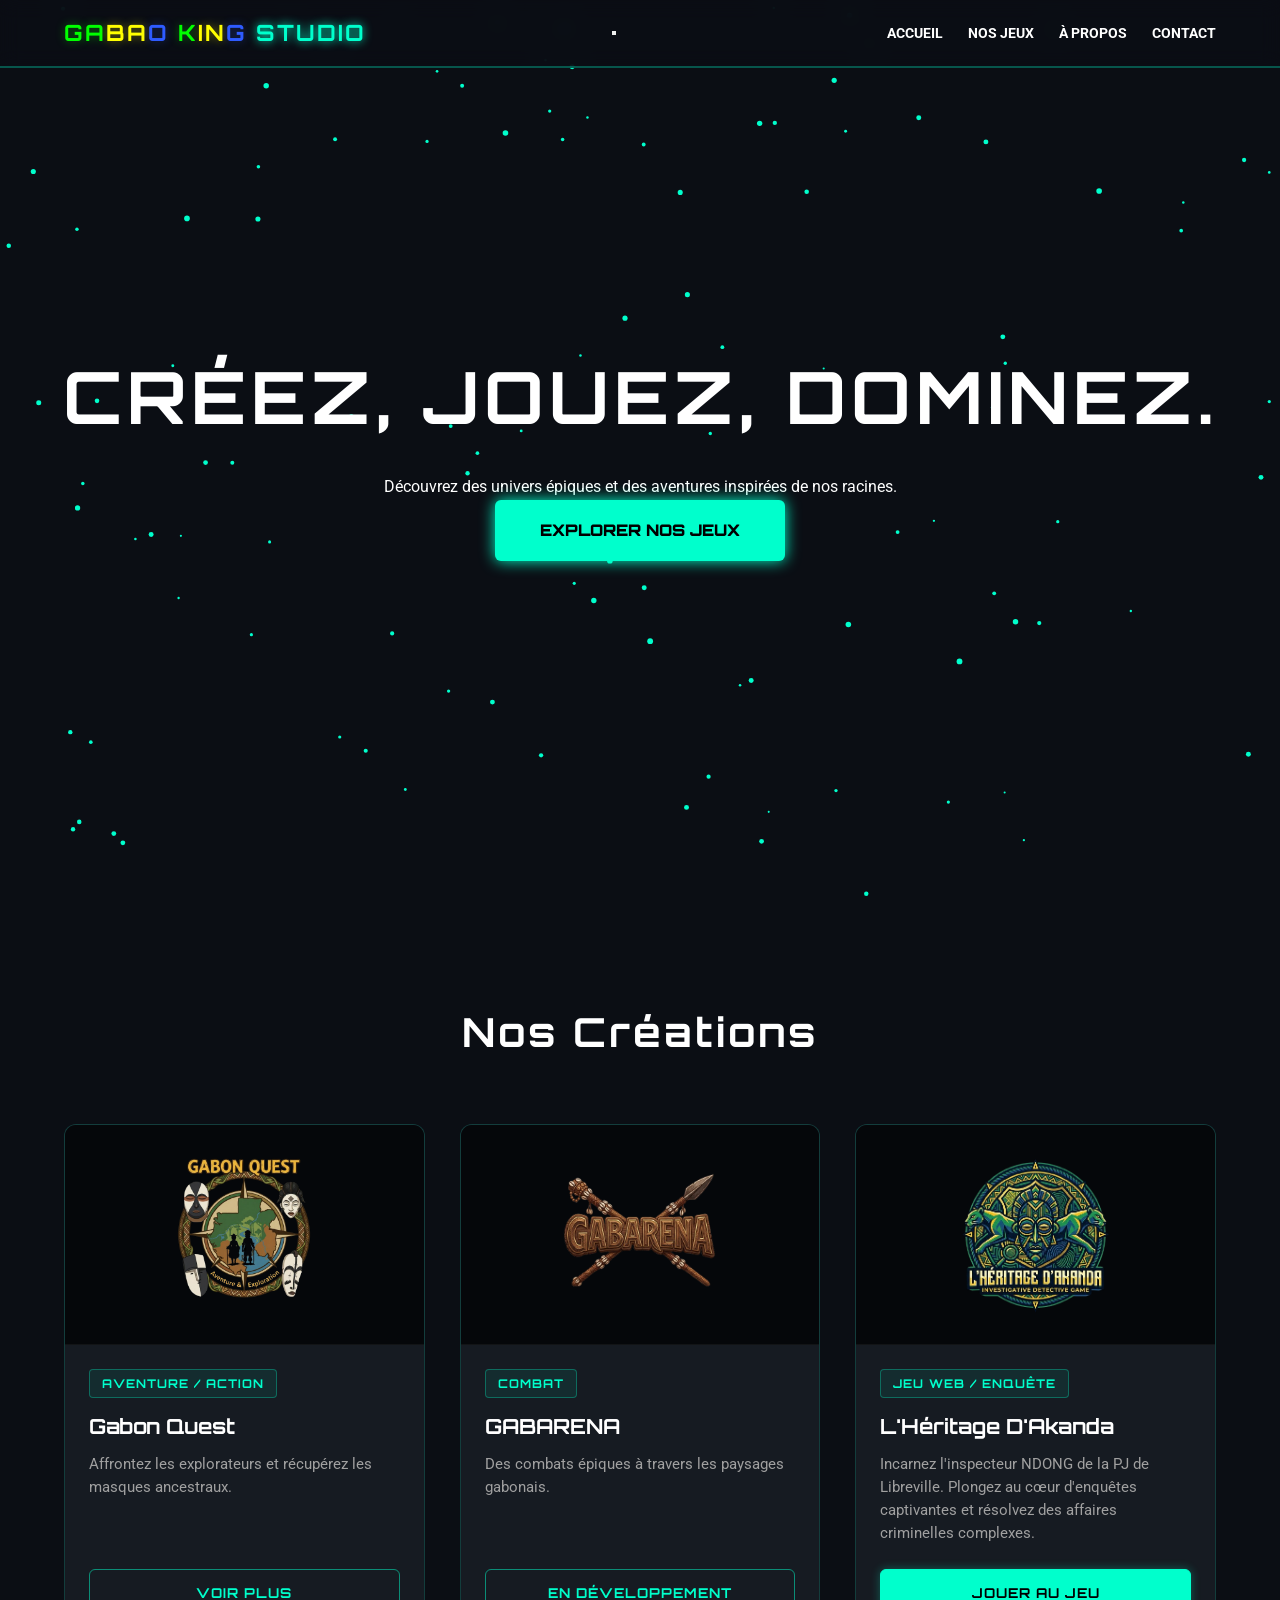
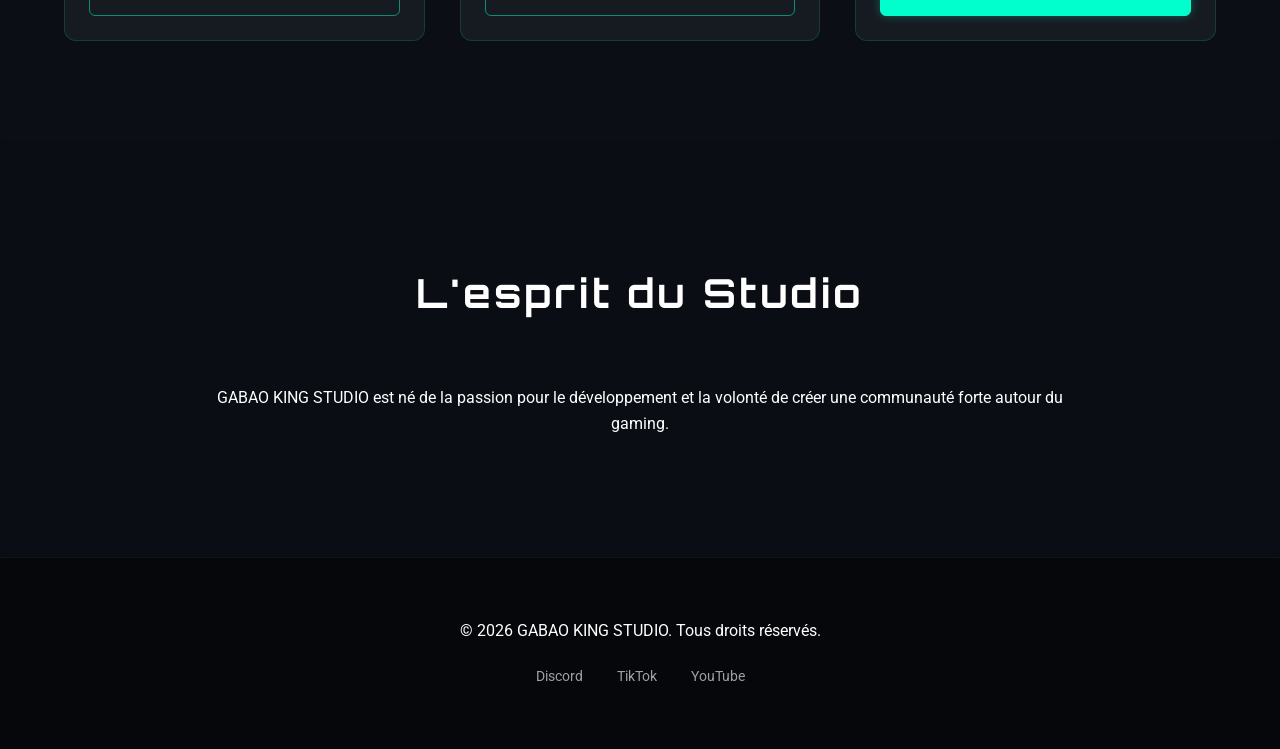
<file: index.html>
<!DOCTYPE html>
<html lang="fr">
<head>
    <meta charset="UTF-8">
    <meta name="viewport" content="width=device-width, initial-scale=1.0">
    
    <!-- Référencement SEO principal -->
    <title>GABAO KING STUDIO | Studio de Développement de Jeux Vidéo</title>
    <meta name="description" content="Découvrez GABAO KING STUDIO, studio de création de jeux vidéo indépendants. Explorez nos jeux comme Gabon Quest, GABARENA et L'Héritage D'Akanda.">
    <meta name="keywords" content="GABAO KING STUDIO, Gabon Quest, GABARENA, L'Héritage D'Akanda, jeu vidéo indépendant, game dev, studio jeux vidéo">
    <meta name="robots" content="index, follow">
    <link rel="canonical" href="https://gabaokingstudio.github.io/site-web/">

    <!-- Open Graph (Aperçu réseaux sociaux) -->
    <meta property="og:type" content="website">
    <meta property="og:url" content="https://gabaokingstudio.github.io/site-web/">
    <meta property="og:title" content="GABAO KING STUDIO | L'aventure commence ici">
    <meta property="og:description" content="Découvrez des univers épiques et des aventures de jeux vidéo uniques développés par GABAO KING STUDIO.">
    <meta property="og:image" content="https://gabaokingstudio.github.io/site-web/Gabon%20Quest%20logo.png">

    <!-- Twitter Cards -->
    <meta name="twitter:card" content="summary_large_image">
    <meta name="twitter:title" content="GABAO KING STUDIO | Studio de Jeux Vidéo">
    <meta name="twitter:description" content="Découvrez nos créations de jeux vidéo uniques et épiques.">
    <meta name="twitter:image" content="https://gabaokingstudio.github.io/site-web/Gabon%20Quest%20logo.png">

    <!-- Styles et Fonts -->
    <link rel="stylesheet" href="style.css">
    <link href="https://fonts.googleapis.com/css2?family=Orbitron:wght@400;700&family=Roboto:wght@300;400&display=swap" rel="stylesheet">

    <!-- Données structurées Schema.org -->
    <script type="application/ld+json">
    {
      "@context": "https://schema.org",
      "@type": "Organization",
      "name": "GABAO KING STUDIO",
      "url": "https://gabaokingstudio.github.io/site-web/",
      "logo": "https://gabaokingstudio.github.io/site-web/Gabon%20Quest%20logo.png",
      "description": "Studio indépendant de création et de développement de jeux vidéo."
    }
    </script>
</head>
<body>

    <canvas id="bg-animation"></canvas>

    <header>
        <nav>
            <div class="logo">
                <strong class="logotype">
                    <span class="v-green">GA</span><span class="v-yellow">BA</span><span class="v-blue">O</span>
                    <span class="v-green">K</span><span class="v-yellow">IN</span><span class="v-blue">G</span>
                    <span class="studio-text"> STUDIO</span>
                </strong>
            </div>

            <!-- Bouton Burger Mobile -->
            <button class="burger-menu" id="burger-menu" aria-label="Ouvrir le menu">
                <span></span>
                <span></span>
                <span></span>
            </button>

            <ul class="nav-links" id="nav-links">
                <li><a href="#accueil">Accueil</a></li>
                <li><a href="#jeux">Nos Jeux</a></li>
                <li><a href="#propos">À Propos</a></li>
                <li><a href="#contact">Contact</a></li>
            </ul>
        </nav>
    </header>

    <main>
        <!-- Section Hero -->
        <section id="accueil" class="hero">
            <div class="video-container">
                <video autoplay muted loop playsinline id="hero-video">
                    <source src="Création_d_une_intro_avec_logo.mp4" type="video/mp4">
                    Votre navigateur ne supporte pas la lecture de vidéos.
                </video>
            </div>
            
            <div class="hero-content">
                <h1>Créez, Jouez, Dominez.</h1>
                <p>Découvrez des univers épiques et des aventures inspirées de nos racines.</p>
                <a href="#jeux" class="btn-main">Explorer nos jeux</a>
            </div>
        </section>

        <!-- Galerie des Jeux -->
        <section id="jeux" class="games-gallery">
            <h2>Nos Créations</h2>
            
            <div class="game-grid">
                <!-- Jeu 1 : Gabon Quest -->
                <article class="game-card">
                    <div class="game-card-image">
                        <img src="Gabon Quest logo.png" alt="Affiche du jeu Gabon Quest" loading="lazy">
                    </div>
                    <div class="game-card-content">
                        <span class="game-tag">Aventure / Action</span>
                        <h3>Gabon Quest</h3>
                        <p>Affrontez les explorateurs et récupérez les masques ancestraux.</p>
                        <div class="game-card-actions">
                            <a href="#" class="btn-secondary">Voir plus</a>
                        </div>
                    </div>
                </article>

                <!-- Jeu 2 : GABARENA -->
                <article class="game-card">
                    <div class="game-card-image">
                        <img src="GABARENA logo.png" alt="Affiche du jeu GABARENA" loading="lazy">
                    </div>
                    <div class="game-card-content">
                        <span class="game-tag">Combat</span>
                        <h3>GABARENA</h3>
                        <p>Des combats épiques à travers les paysages gabonais.</p>
                        <div class="game-card-actions">
                            <a href="#" class="btn-secondary">En développement</a>
                        </div>
                    </div>
                </article>

                <!-- Jeu 3 : L'Héritage D'Akanda -->
                <article class="game-card">
                    <div class="game-card-image">
                        <img src="L'Héritage D'akanda logo.png" alt="Logo L'Héritage D'Akanda" loading="lazy">
                    </div>
                    <div class="game-card-content">
                        <span class="game-tag">Jeu Web / Enquête</span>
                        <h3>L'Héritage D'Akanda</h3>
                        <p>Incarnez l'inspecteur NDONG de la PJ de Libreville. Plongez au cœur d'enquêtes captivantes et résolvez des affaires criminelles complexes.</p>
                        <div class="game-card-actions">
                            <a href="jeux/heritage-akanda/index.html" class="btn-primary">Jouer au jeu</a>
                        </div>
                    </div>
                </article>
            </div>
        </section>

        <!-- Section À Propos -->
        <section id="propos" class="about">
            <h2>L'esprit du Studio</h2>
            <p>GABAO KING STUDIO est né de la passion pour le développement et la volonté de créer une communauté forte autour du gaming.</p>
        </section>
    </main>

    <!-- Pied de page -->
    <footer id="contact">
        <div class="footer-content">
            <p>&copy; 2026 GABAO KING STUDIO. Tous droits réservés.</p>
            <div class="social-icons">
                <a href="#" aria-label="Rejoindre notre Discord">Discord</a>
                <a href="#" aria-label="Suivre notre compte TikTok">TikTok</a>
                <a href="#" aria-label="S'abonner à notre chaîne YouTube">YouTube</a>
            </div>
        </div>
    </footer>

    <script src="script.js"></script>
</body>
</html>
</file>
<file: style.css>
/* ==========================================
   1. CONFIGURATION GÉNÉRALE & VARIABLES
   ========================================== */
:root {
    --bg-color: #0b0e14;       /* Noir bleuté très sombre */
    --card-bg: #161b22;        /* Gris anthracite pour les cartes */
    --accent-color: #00ffcc;   /* Vert néon / Cyan principal */
    --accent-hover: #00cca3;   /* Accent survol */
    --text-main: #ffffff;
    --text-dim: #a0a0a0;
    --font-title: 'Orbitron', sans-serif;
    --font-body: 'Roboto', sans-serif;

    /* Couleurs du Drapeau / Logo */
    --gabao-green: #00ff00;
    --gabao-yellow: #ffff00;
    --gabao-blue: #2e5bff;
}

* {
    margin: 0;
    padding: 0;
    box-sizing: border-box;
}

body {
    background-color: var(--bg-color);
    color: var(--text-main);
    font-family: var(--font-body);
    line-height: 1.6;
    scroll-behavior: smooth;
    overflow-x: hidden;
}

/* Canvas d'arrière-plan */
#bg-animation {
    position: fixed;
    top: 0;
    left: 0;
    width: 100%;
    height: 100%;
    z-index: -2;
    background: var(--bg-color);
}


/* ==========================================
   2. NAVIGATION & HEADER
   ========================================== */
header {
    background: rgba(11, 14, 20, 0.85);
    backdrop-filter: blur(10px);
    padding: 15px 5%;
    position: fixed;
    width: 100%;
    top: 0;
    z-index: 1000;
    border-bottom: 2px solid rgba(0, 255, 204, 0.3);
}

nav {
    display: flex;
    justify-content: space-between;
    align-items: center;
}

/* Logo Multicolore */
.logo {
    font-family: var(--font-title);
    font-size: 1.4rem;
    letter-spacing: 2px;
    text-transform: uppercase;
}

.v-green { color: var(--gabao-green); text-shadow: 0 0 10px rgba(0, 255, 0, 0.4); }
.v-yellow { color: var(--gabao-yellow); text-shadow: 0 0 10px rgba(255, 255, 0, 0.4); }
.v-blue { color: var(--gabao-blue); text-shadow: 0 0 10px rgba(46, 91, 255, 0.4); }
.studio-text { color: var(--accent-color); text-shadow: 0 0 10px var(--accent-color); }

.nav-links {
    display: flex;
    list-style: none;
}

.nav-links li {
    margin-left: 25px;
}

.nav-links a {
    text-decoration: none;
    color: var(--text-main);
    font-weight: bold;
    font-size: 0.9rem;
    transition: color 0.3s ease;
    text-transform: uppercase;
}

.nav-links a:hover {
    color: var(--accent-color);
}


/* ==========================================
   3. SECTION HERO (VIDÉO DE LANCEMENT)
   ========================================== */
.hero {
    position: relative;
    height: 100vh;
    width: 100%;
    display: flex;
    align-items: center;
    justify-content: center;
    text-align: center;
    overflow: hidden;
}

.video-container {
    position: absolute;
    top: 0;
    left: 0;
    width: 100%;
    height: 100%;
    z-index: -1;
}

#hero-video {
    width: 100%;
    height: 100%;
    object-fit: cover;
    filter: brightness(35%);
}

.hero-content {
    z-index: 1;
    padding: 0 20px;
}

.hero h1 {
    font-family: var(--font-title);
    font-size: clamp(2.5rem, 8vw, 4.5rem);
    margin-bottom: 20px;
    text-transform: uppercase;
    letter-spacing: 5px;
}

.btn-main {
    display: inline-block;
    padding: 18px 45px;
    background-color: var(--accent-color);
    color: #000;
    text-decoration: none;
    font-family: var(--font-title);
    font-weight: 900;
    border-radius: 6px;
    text-transform: uppercase;
    transition: all 0.3s ease;
    box-shadow: 0 0 15px var(--accent-color);
}

.btn-main:hover {
    transform: scale(1.05) translateY(-3px);
    box-shadow: 0 0 30px var(--accent-color);
    background-color: var(--accent-hover);
}


/* ==========================================
   4. GALERIE DES JEUX (PORTFOLIO)
   ========================================== */
.games-gallery {
    padding: 100px 5%;
    position: relative;
    z-index: 1;
}

h2 {
    font-family: var(--font-title);
    text-align: center;
    font-size: 2.5rem;
    margin-bottom: 60px;
    letter-spacing: 3px;
}

.game-grid {
    display: grid;
    grid-template-columns: repeat(auto-fit, minmax(300px, 1fr));
    gap: 35px;
}

/* Carte de jeu */
.game-card {
    background: var(--card-bg);
    border-radius: 12px;
    overflow: hidden;
    display: flex;
    flex-direction: column;
    transition: transform 0.3s ease, box-shadow 0.3s ease, border-color 0.3s ease;
    border: 1px solid rgba(0, 255, 204, 0.15);
}

.game-card:hover {
    transform: translateY(-8px);
    border-color: var(--accent-color);
    box-shadow: 0 12px 30px rgba(0, 255, 204, 0.2);
}

/* Zone Image de la Carte */
.game-card-image {
    width: 100%;
    height: 220px;
    background: #05070a;
    display: flex;
    align-items: center;
    justify-content: center;
    overflow: hidden;
    border-bottom: 1px solid rgba(255, 255, 255, 0.05);
}

.game-card-image img {
    width: 100%;
    height: 100%;
    object-fit: contain;
    padding: 20px;
    transition: transform 0.5s ease;
}

.game-card:hover .game-card-image img {
    transform: scale(1.05);
}

/* Contenu de la Carte */
.game-card-content {
    padding: 24px;
    display: flex;
    flex-direction: column;
    flex-grow: 1;
    text-align: left;
}

/* Alignment propre des Badges/Tags */
.game-tag {
    align-self: flex-start;
    font-family: var(--font-title);
    font-size: 0.75rem;
    font-weight: 700;
    color: var(--accent-color);
    background: rgba(0, 255, 204, 0.08);
    border: 1px solid rgba(0, 255, 204, 0.3);
    padding: 4px 12px;
    border-radius: 4px;
    text-transform: uppercase;
    letter-spacing: 1px;
    margin-bottom: 12px;
}

.game-card-content h3 {
    font-family: var(--font-title);
    font-size: 1.3rem;
    color: var(--text-main);
    margin: 0 0 10px 0;
}

.game-card-content p {
    font-size: 0.95rem;
    color: var(--text-dim);
    line-height: 1.5;
    margin-bottom: 24px;
    flex-grow: 1;
}

.game-card-actions {
    margin-top: auto;
}

/* --- Uniformisation des Boutons des Cartes --- */
.btn-primary, 
.btn-secondary {
    display: inline-block;
    width: 100%;
    text-align: center;
    font-family: var(--font-title);
    font-size: 0.85rem;
    font-weight: 700;
    padding: 12px 20px;
    border-radius: 6px;
    text-decoration: none;
    text-transform: uppercase;
    letter-spacing: 1px;
    box-sizing: border-box;
    transition: all 0.3s ease;
}

/* Bouton d'action principal (ex: Jouer au jeu) */
.btn-primary {
    background: var(--accent-color);
    color: #000000;
    border: 1px solid var(--accent-color);
    box-shadow: 0 0 10px rgba(0, 255, 204, 0.3);
}

.btn-primary:hover {
    background: var(--accent-hover);
    border-color: var(--accent-hover);
    box-shadow: 0 0 20px rgba(0, 255, 204, 0.6);
    transform: translateY(-2px);
}

/* Bouton secondaire (ex: En développement / Voir plus) */
.btn-secondary {
    background: transparent;
    color: var(--accent-color);
    border: 1px solid rgba(0, 255, 204, 0.5);
}

.btn-secondary:hover {
    background: rgba(0, 255, 204, 0.12);
    border-color: var(--accent-color);
    box-shadow: 0 0 12px rgba(0, 255, 204, 0.3);
    transform: translateY(-2px);
}


/* ==========================================
   5. À PROPOS & FOOTER
   ========================================== */
.about {
    padding: 120px 15%;
    text-align: center;
    background: rgba(11, 14, 20, 0.7);
    backdrop-filter: blur(5px);
}

footer {
    padding: 60px 5%;
    text-align: center;
    background: #05070a;
    border-top: 1px solid rgba(255, 255, 255, 0.05);
}

.social-icons {
    margin-top: 20px;
}

.social-icons a {
    color: var(--text-dim);
    margin: 0 15px;
    text-decoration: none;
    font-size: 0.9rem;
    transition: color 0.3s ease;
}

.social-icons a:hover {
    color: var(--accent-color);
}
</file>
